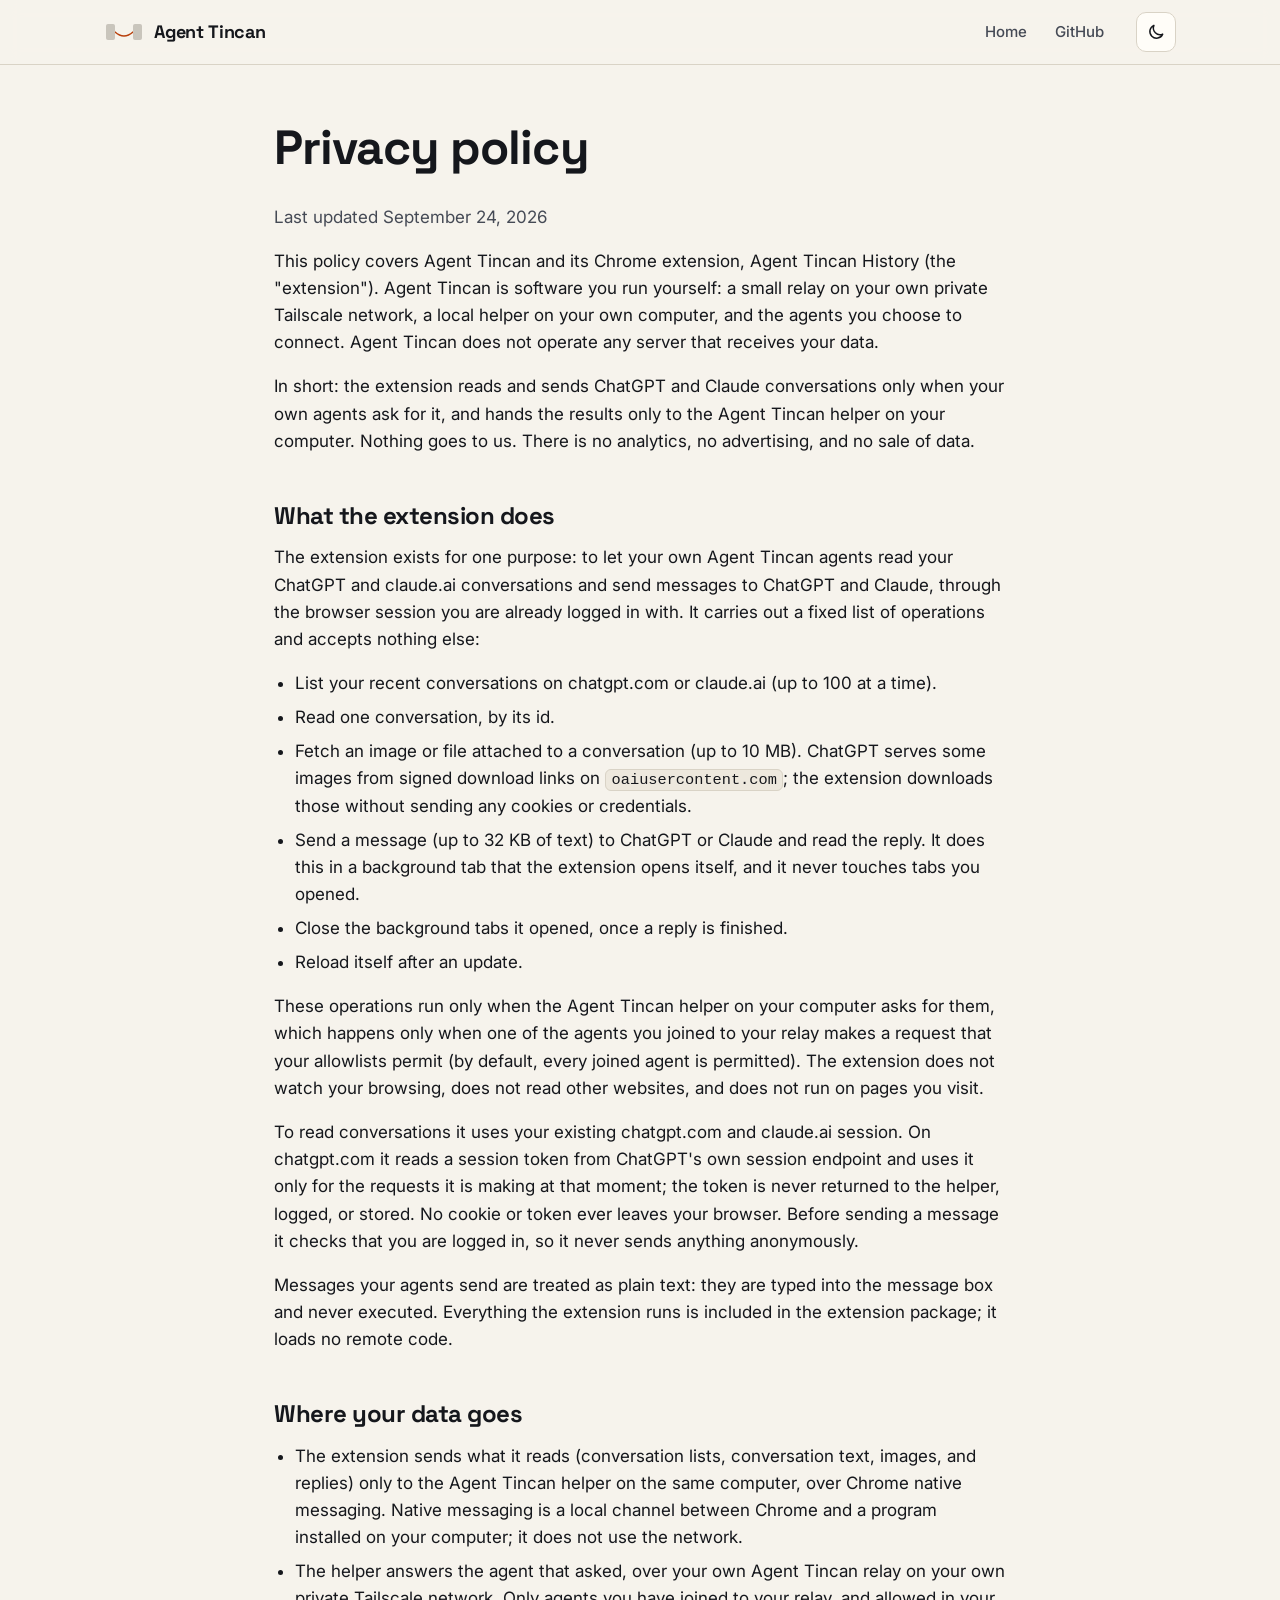
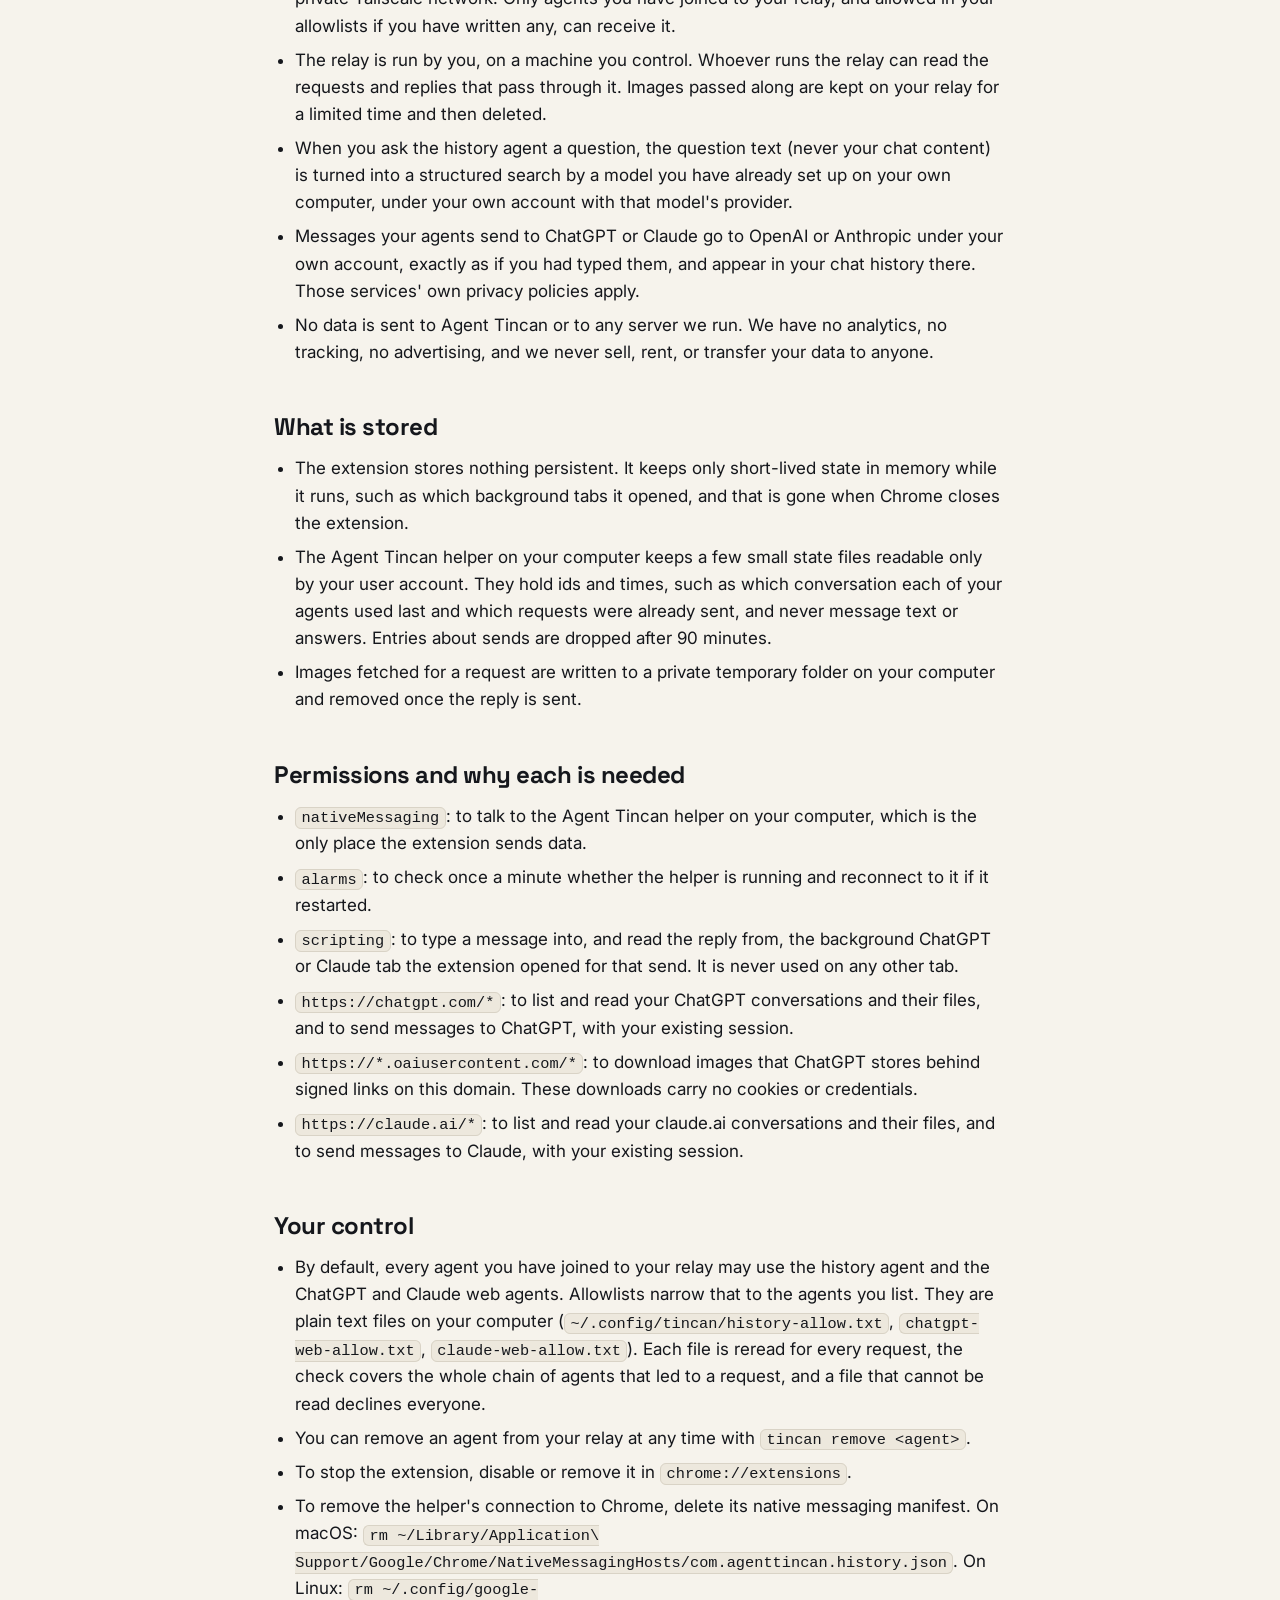
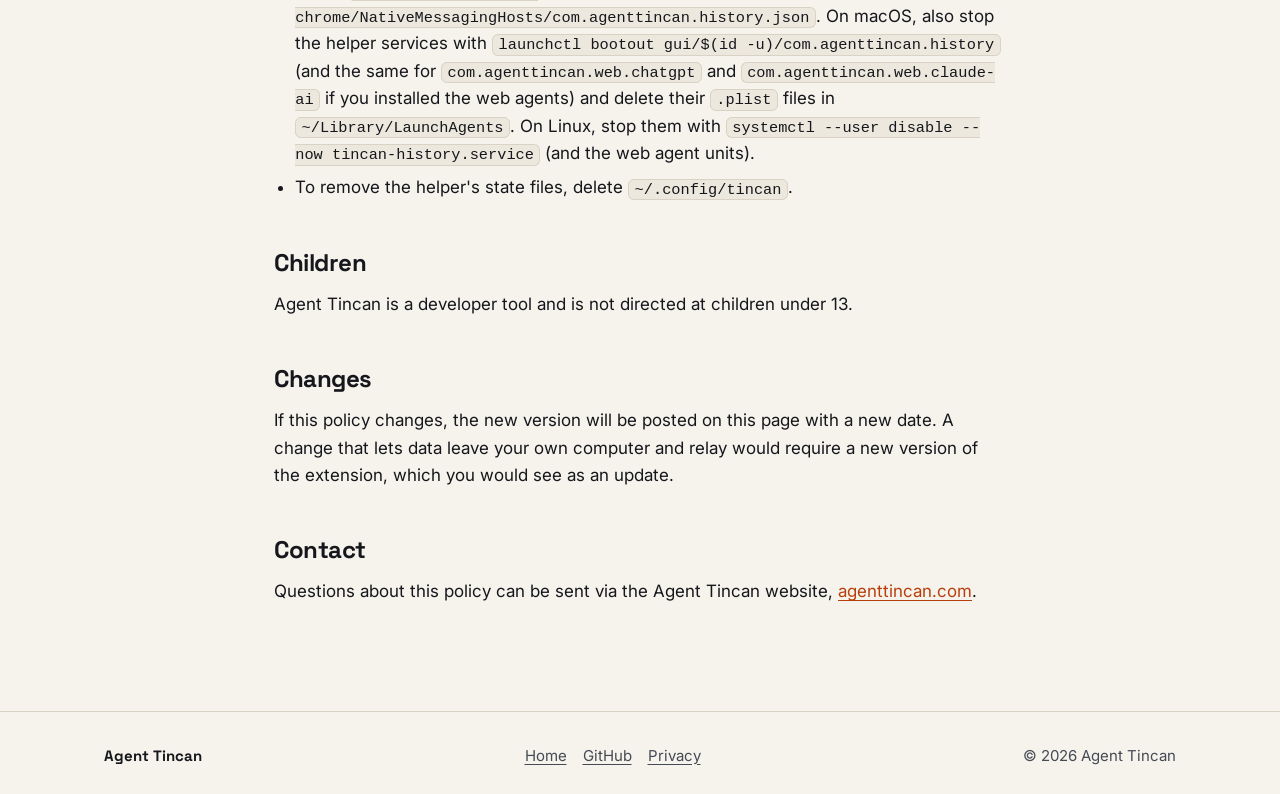
<file: site/privacy.html>
<!doctype html>
<html lang="en">
<head>
  <meta charset="utf-8">
  <meta name="viewport" content="width=device-width, initial-scale=1">
  <title>Privacy policy: Agent Tincan</title>
  <meta name="description" content="Privacy policy for Agent Tincan and the Agent Tincan History Chrome extension: what it accesses, where data goes, what it stores, and how to remove it.">
  <link rel="canonical" href="https://agenttincan.com/privacy">
  <meta name="color-scheme" content="light dark">
  <meta name="theme-color" content="#f6f3ec" media="(prefers-color-scheme: light)">
  <meta name="theme-color" content="#101217" media="(prefers-color-scheme: dark)">

  <link rel="icon" type="image/png" sizes="32x32" href="/favicon-32.png">
  <link rel="icon" type="image/png" sizes="192x192" href="/icon-192.png">
  <link rel="apple-touch-icon" href="/apple-touch-icon.png">

  <link rel="preconnect" href="https://fonts.googleapis.com">
  <link rel="preconnect" href="https://fonts.gstatic.com" crossorigin>
  <link rel="stylesheet" href="https://fonts.googleapis.com/css2?family=Inter:wght@400;500;600&family=Space+Grotesk:wght@500;600;700&display=swap">
  <link rel="stylesheet" href="styles.css">
  <script src="script.js"></script>
  <meta property="og:image" content="https://agenttincan.com/og.png">
  <meta property="og:image:width" content="1200">
  <meta property="og:image:height" content="630">
  <meta property="og:image:alt" content="Agent Tincan: let your AI agents ask each other for help.">
  <meta name="twitter:image" content="https://agenttincan.com/og.png">
</head>
<body>
  <a class="skip-link" href="#main">Skip to content</a>

  <header class="site-header">
    <div class="wrap header-inner">
      <a class="brand" href="/" aria-label="Agent Tincan home">
        <svg class="brand-mark" viewBox="0 0 40 24" aria-hidden="true" focusable="false">
          <path d="M11 12 Q20 20 29 12" fill="none" stroke="currentColor" stroke-width="1.6" stroke-linecap="round" class="brand-string"/>
          <rect x="2" y="4" width="9" height="16" rx="2" class="can-fill"/>
          <rect x="29" y="4" width="9" height="16" rx="2" class="can-fill"/>
        </svg>
        <span>Agent Tincan</span>
      </a>
      <nav class="site-nav" aria-label="Site">
        <ul>
          <li><a href="/">Home</a></li>
          <li><a href="https://github.com/mvanhorn/agent-tincan">GitHub</a></li>
        </ul>
      </nav>
      <button class="theme-toggle" type="button" id="theme-toggle" aria-label="Switch color theme" title="Switch color theme">
        <svg class="icon-sun" viewBox="0 0 24 24" aria-hidden="true" focusable="false"><circle cx="12" cy="12" r="4.5" fill="none" stroke="currentColor" stroke-width="1.8"/><path d="M12 2v2.5M12 19.5V22M2 12h2.5M19.5 12H22M4.9 4.9l1.8 1.8M17.3 17.3l1.8 1.8M4.9 19.1l1.8-1.8M17.3 6.7l1.8-1.8" stroke="currentColor" stroke-width="1.8" stroke-linecap="round"/></svg>
        <svg class="icon-moon" viewBox="0 0 24 24" aria-hidden="true" focusable="false"><path d="M20 14.5A8 8 0 0 1 9.5 4a8 8 0 1 0 10.5 10.5z" fill="none" stroke="currentColor" stroke-width="1.8" stroke-linejoin="round"/></svg>
      </button>
    </div>
  </header>

  <main id="main">
    <article class="section prose">
      <div class="wrap narrow">
        <h1>Privacy policy</h1>
        <p class="updated">Last updated September 24, 2026</p>

        <p>This policy covers Agent Tincan and its Chrome extension, Agent Tincan History (the "extension"). Agent Tincan is software you run yourself: a small relay on your own private Tailscale network, a local helper on your own computer, and the agents you choose to connect. Agent Tincan does not operate any server that receives your data.</p>
        <p>In short: the extension reads and sends ChatGPT and Claude conversations only when your own agents ask for it, and hands the results only to the Agent Tincan helper on your computer. Nothing goes to us. There is no analytics, no advertising, and no sale of data.</p>

        <h2>What the extension does</h2>
        <p>The extension exists for one purpose: to let your own Agent Tincan agents read your ChatGPT and claude.ai conversations and send messages to ChatGPT and Claude, through the browser session you are already logged in with. It carries out a fixed list of operations and accepts nothing else:</p>
        <ul>
          <li>List your recent conversations on chatgpt.com or claude.ai (up to 100 at a time).</li>
          <li>Read one conversation, by its id.</li>
          <li>Fetch an image or file attached to a conversation (up to 10 MB). ChatGPT serves some images from signed download links on <code>oaiusercontent.com</code>; the extension downloads those without sending any cookies or credentials.</li>
          <li>Send a message (up to 32 KB of text) to ChatGPT or Claude and read the reply. It does this in a background tab that the extension opens itself, and it never touches tabs you opened.</li>
          <li>Close the background tabs it opened, once a reply is finished.</li>
          <li>Reload itself after an update.</li>
        </ul>
        <p>These operations run only when the Agent Tincan helper on your computer asks for them, which happens only when one of the agents you joined to your relay makes a request that your allowlists permit (by default, every joined agent is permitted). The extension does not watch your browsing, does not read other websites, and does not run on pages you visit.</p>
        <p>To read conversations it uses your existing chatgpt.com and claude.ai session. On chatgpt.com it reads a session token from ChatGPT's own session endpoint and uses it only for the requests it is making at that moment; the token is never returned to the helper, logged, or stored. No cookie or token ever leaves your browser. Before sending a message it checks that you are logged in, so it never sends anything anonymously.</p>
        <p>Messages your agents send are treated as plain text: they are typed into the message box and never executed. Everything the extension runs is included in the extension package; it loads no remote code.</p>

        <h2>Where your data goes</h2>
        <ul>
          <li>The extension sends what it reads (conversation lists, conversation text, images, and replies) only to the Agent Tincan helper on the same computer, over Chrome native messaging. Native messaging is a local channel between Chrome and a program installed on your computer; it does not use the network.</li>
          <li>The helper answers the agent that asked, over your own Agent Tincan relay on your own private Tailscale network. Only agents you have joined to your relay, and allowed in your allowlists if you have written any, can receive it.</li>
          <li>The relay is run by you, on a machine you control. Whoever runs the relay can read the requests and replies that pass through it. Images passed along are kept on your relay for a limited time and then deleted.</li>
          <li>When you ask the history agent a question, the question text (never your chat content) is turned into a structured search by a model you have already set up on your own computer, under your own account with that model's provider.</li>
          <li>Messages your agents send to ChatGPT or Claude go to OpenAI or Anthropic under your own account, exactly as if you had typed them, and appear in your chat history there. Those services' own privacy policies apply.</li>
          <li>No data is sent to Agent Tincan or to any server we run. We have no analytics, no tracking, no advertising, and we never sell, rent, or transfer your data to anyone.</li>
        </ul>

        <h2>What is stored</h2>
        <ul>
          <li>The extension stores nothing persistent. It keeps only short-lived state in memory while it runs, such as which background tabs it opened, and that is gone when Chrome closes the extension.</li>
          <li>The Agent Tincan helper on your computer keeps a few small state files readable only by your user account. They hold ids and times, such as which conversation each of your agents used last and which requests were already sent, and never message text or answers. Entries about sends are dropped after 90 minutes.</li>
          <li>Images fetched for a request are written to a private temporary folder on your computer and removed once the reply is sent.</li>
        </ul>

        <h2>Permissions and why each is needed</h2>
        <ul>
          <li><code>nativeMessaging</code>: to talk to the Agent Tincan helper on your computer, which is the only place the extension sends data.</li>
          <li><code>alarms</code>: to check once a minute whether the helper is running and reconnect to it if it restarted.</li>
          <li><code>scripting</code>: to type a message into, and read the reply from, the background ChatGPT or Claude tab the extension opened for that send. It is never used on any other tab.</li>
          <li><code>https://chatgpt.com/*</code>: to list and read your ChatGPT conversations and their files, and to send messages to ChatGPT, with your existing session.</li>
          <li><code>https://*.oaiusercontent.com/*</code>: to download images that ChatGPT stores behind signed links on this domain. These downloads carry no cookies or credentials.</li>
          <li><code>https://claude.ai/*</code>: to list and read your claude.ai conversations and their files, and to send messages to Claude, with your existing session.</li>
        </ul>

        <h2>Your control</h2>
        <ul>
          <li>By default, every agent you have joined to your relay may use the history agent and the ChatGPT and Claude web agents. Allowlists narrow that to the agents you list. They are plain text files on your computer (<code>~/.config/tincan/history-allow.txt</code>, <code>chatgpt-web-allow.txt</code>, <code>claude-web-allow.txt</code>). Each file is reread for every request, the check covers the whole chain of agents that led to a request, and a file that cannot be read declines everyone.</li>
          <li>You can remove an agent from your relay at any time with <code>tincan remove &lt;agent&gt;</code>.</li>
          <li>To stop the extension, disable or remove it in <code>chrome://extensions</code>.</li>
          <li>To remove the helper's connection to Chrome, delete its native messaging manifest. On macOS: <code>rm ~/Library/Application\ Support/Google/Chrome/NativeMessagingHosts/com.agenttincan.history.json</code>. On Linux: <code>rm ~/.config/google-chrome/NativeMessagingHosts/com.agenttincan.history.json</code>. On macOS, also stop the helper services with <code>launchctl bootout gui/$(id -u)/com.agenttincan.history</code> (and the same for <code>com.agenttincan.web.chatgpt</code> and <code>com.agenttincan.web.claude-ai</code> if you installed the web agents) and delete their <code>.plist</code> files in <code>~/Library/LaunchAgents</code>. On Linux, stop them with <code>systemctl --user disable --now tincan-history.service</code> (and the web agent units).</li>
          <li>To remove the helper's state files, delete <code>~/.config/tincan</code>.</li>
        </ul>

        <h2>Children</h2>
        <p>Agent Tincan is a developer tool and is not directed at children under 13.</p>

        <h2>Changes</h2>
        <p>If this policy changes, the new version will be posted on this page with a new date. A change that lets data leave your own computer and relay would require a new version of the extension, which you would see as an update.</p>

        <h2>Contact</h2>
        <p>Questions about this policy can be sent via the Agent Tincan website, <a href="/">agenttincan.com</a>.</p>
      </div>
    </article>
  </main>

  <footer class="site-footer">
    <div class="wrap footer-inner">
      <p class="footer-brand">Agent Tincan</p>
      <ul class="footer-links">
        <li><a href="/">Home</a></li>
        <li><a href="https://github.com/mvanhorn/agent-tincan">GitHub</a></li>
        <li><a href="/privacy" aria-current="page">Privacy</a></li>
      </ul>
      <p>&copy; 2026 Agent Tincan</p>
    </div>
  </footer>
</body>
</html>
</file>
<file: site/styles.css>
/* Agent Tincan landing page */

:root {
  --bg: #f6f3ec;
  --bg-alt: #ede8dd;
  --surface: #fffdf8;
  --ink: #15171c;
  --ink-soft: #454a55;
  --line: #d9d3c6;
  --accent: #b83f0b;
  --accent-ink: #ffffff;
  --accent-soft: #fbe9de;
  --can-label: #2a2d33;
  --tin: #c9c5bc;
  --tin-dark: #9d988d;
  --tin-light: #e7e4dd;
  --string: #b83f0b;
  --focus: #1f5fd6;
  --shadow: 0 1px 2px rgba(21, 23, 28, 0.05), 0 8px 24px rgba(21, 23, 28, 0.06);
  --radius: 16px;
  --font-body: "Inter", system-ui, -apple-system, "Segoe UI", Roboto, sans-serif;
  --font-display: "Space Grotesk", "Inter", system-ui, sans-serif;
  color-scheme: light;
}

@media (prefers-color-scheme: dark) {
  :root:not([data-theme="light"]) {
    --bg: #101217;
    --bg-alt: #161920;
    --surface: #1b1f27;
    --ink: #eeebe4;
    --ink-soft: #b3b1ab;
    --line: #2c313b;
    --accent: #ff9a62;
    --accent-ink: #1a0d05;
    --accent-soft: #3a2418;
    --can-label: #101217;
    --tin: #7d828c;
    --tin-dark: #5a5f69;
    --tin-light: #a9adb5;
    --string: #ff9a62;
    --focus: #8ab4ff;
    --shadow: 0 1px 2px rgba(0, 0, 0, 0.3), 0 8px 24px rgba(0, 0, 0, 0.25);
    color-scheme: dark;
  }
}

:root[data-theme="dark"] {
  --bg: #101217;
  --bg-alt: #161920;
  --surface: #1b1f27;
  --ink: #eeebe4;
  --ink-soft: #b3b1ab;
  --line: #2c313b;
  --accent: #ff9a62;
  --accent-ink: #1a0d05;
  --accent-soft: #3a2418;
  --can-label: #101217;
  --tin: #7d828c;
  --tin-dark: #5a5f69;
  --tin-light: #a9adb5;
  --string: #ff9a62;
  --focus: #8ab4ff;
  --shadow: 0 1px 2px rgba(0, 0, 0, 0.3), 0 8px 24px rgba(0, 0, 0, 0.25);
  color-scheme: dark;
}

*, *::before, *::after { box-sizing: border-box; }

html {
  -webkit-text-size-adjust: 100%;
  text-size-adjust: 100%;
  scroll-behavior: smooth;
  scroll-padding-top: 80px;
}

body {
  margin: 0;
  background: var(--bg);
  color: var(--ink);
  font-family: var(--font-body);
  font-size: 1.0625rem;
  line-height: 1.6;
  overflow-wrap: break-word;
  -webkit-font-smoothing: antialiased;
}

h1, h2, h3 {
  font-family: var(--font-display);
  line-height: 1.12;
  letter-spacing: -0.02em;
  margin: 0 0 0.6em;
  text-wrap: balance;
}

p { margin: 0 0 1em; }
ul, ol { margin: 0; padding: 0; }
svg { display: block; }

a { color: var(--accent); text-underline-offset: 3px; }

:focus-visible {
  outline: 3px solid var(--focus);
  outline-offset: 3px;
  border-radius: 6px;
}

.wrap {
  width: 100%;
  max-width: 1120px;
  margin: 0 auto;
  padding: 0 24px;
}
.narrow { max-width: 780px; }

.skip-link {
  position: absolute;
  left: 16px;
  top: -100px;
  z-index: 100;
  background: var(--ink);
  color: var(--bg);
  padding: 10px 16px;
  border-radius: 8px;
  font-weight: 600;
  text-decoration: none;
}
.skip-link:focus { top: 12px; }

/* Header */
.site-header {
  position: sticky;
  top: 0;
  z-index: 50;
  background: color-mix(in srgb, var(--bg) 88%, transparent);
  backdrop-filter: saturate(1.4) blur(10px);
  -webkit-backdrop-filter: saturate(1.4) blur(10px);
  border-bottom: 1px solid var(--line);
}
.header-inner {
  display: flex;
  align-items: center;
  gap: 20px;
  height: 64px;
}
.brand {
  display: inline-flex;
  align-items: center;
  gap: 10px;
  color: var(--ink);
  text-decoration: none;
  font-family: var(--font-display);
  font-weight: 700;
  font-size: 1.125rem;
  letter-spacing: -0.01em;
  white-space: nowrap;
}
.brand-mark { width: 40px; height: 24px; color: var(--string); }
.brand-mark .can-fill { fill: var(--tin); }

.site-nav { margin-left: auto; }
.site-nav ul { display: flex; gap: 4px; list-style: none; }
.site-nav a {
  display: block;
  padding: 8px 12px;
  color: var(--ink-soft);
  text-decoration: none;
  font-size: 0.9375rem;
  font-weight: 500;
  border-radius: 8px;
}
.site-nav a:hover { color: var(--ink); background: var(--bg-alt); }

.theme-toggle {
  flex: none;
  display: inline-grid;
  place-items: center;
  width: 40px;
  height: 40px;
  padding: 0;
  border: 1px solid var(--line);
  border-radius: 10px;
  background: var(--surface);
  color: var(--ink);
  cursor: pointer;
}
.theme-toggle:hover { border-color: var(--ink-soft); }
.theme-toggle svg { width: 20px; height: 20px; }
.icon-sun { display: none; }
@media (prefers-color-scheme: dark) {
  :root:not([data-theme="light"]) .icon-sun { display: block; }
  :root:not([data-theme="light"]) .icon-moon { display: none; }
}
:root[data-theme="dark"] .icon-sun { display: block; }
:root[data-theme="dark"] .icon-moon { display: none; }

/* Screen-reader-only text */
.sr-only {
  position: absolute;
  width: 1px;
  height: 1px;
  padding: 0;
  margin: -1px;
  overflow: hidden;
  clip: rect(0, 0, 0, 0);
  white-space: nowrap;
  border: 0;
}

/* GitHub badge */
.header-actions { flex: none; display: flex; align-items: center; gap: 10px; }
.gh-badge {
  display: inline-flex;
  align-items: center;
  gap: 8px;
  min-height: 40px;
  padding: 0 12px;
  border: 1px solid var(--line);
  border-radius: 10px;
  background: var(--surface);
  color: var(--ink);
  font-size: 0.9375rem;
  font-weight: 600;
  text-decoration: none;
  white-space: nowrap;
}
.gh-badge:hover { border-color: var(--ink-soft); }
.gh-mark { width: 18px; height: 18px; flex: none; }
.gh-stars {
  display: inline-flex;
  align-items: center;
  gap: 4px;
  padding-left: 8px;
  border-left: 1px solid var(--line);
  color: var(--ink-soft);
  font-variant-numeric: tabular-nums;
}
.gh-stars[hidden] { display: none; }
.gh-badge-large { min-height: 48px; padding: 0 18px; font-size: 1rem; border-radius: 12px; }

/* Code */
code {
  font-family: ui-monospace, SFMono-Regular, Menlo, Consolas, monospace;
  font-size: 0.875em;
}
p code, dd code, li code {
  background: var(--bg-alt);
  border: 1px solid var(--line);
  border-radius: 6px;
  padding: 0.05em 0.35em;
  overflow-wrap: anywhere;
}
.section-alt p code, .section-alt dd code { background: var(--bg); }
pre {
  margin: 0 0 1em;
  padding: 14px 16px;
  overflow-x: auto;
  background: var(--bg-alt);
  border: 1px solid var(--line);
  border-radius: 10px;
  font-size: 0.9375rem;
  line-height: 1.55;
}
pre code { font-size: 0.875em; white-space: pre; background: none; border: 0; padding: 0; overflow-wrap: normal; }

/* Hero */
.hero { padding: 72px 0 56px; overflow: hidden; }
.hero-inner {
  display: grid;
  grid-template-columns: minmax(0, 1.05fr) minmax(0, 1fr);
  align-items: center;
  gap: 48px;
}
.hero h1 {
  font-size: clamp(2.75rem, 7vw, 5rem);
  font-weight: 700;
  letter-spacing: -0.035em;
  margin-bottom: 0.15em;
}
.tagline {
  font-family: var(--font-display);
  font-size: clamp(1.5rem, 3.2vw, 2.125rem);
  font-weight: 600;
  line-height: 1.2;
  letter-spacing: -0.02em;
  color: var(--accent);
  margin-bottom: 0.7em;
}
.subhead {
  font-size: clamp(1.0625rem, 1.6vw, 1.25rem);
  color: var(--ink-soft);
  max-width: 34em;
  margin-bottom: 28px;
}
.hero-actions {
  display: flex;
  flex-wrap: wrap;
  align-items: center;
  gap: 12px 20px;
}

.button {
  display: inline-flex;
  align-items: center;
  justify-content: center;
  min-height: 48px;
  padding: 12px 22px;
  border-radius: 12px;
  font-weight: 600;
  text-decoration: none;
  transition: transform 0.15s ease, background-color 0.15s ease;
}
.button-primary { background: var(--ink); color: var(--bg); }
.button-primary:hover { transform: translateY(-1px); }
.button-secondary { border: 1px solid var(--line); background: var(--surface); color: var(--ink); }
.button-secondary:hover { border-color: var(--ink-soft); }

/* Hero demo: a chat that plays real use cases */
.hero-demo { margin: 0; width: 100%; min-width: 0; max-width: 520px; justify-self: center; }
.demo-tabs {
  display: flex;
  flex-wrap: wrap;
  gap: 8px;
  margin-bottom: 12px;
}
.demo-tab {
  appearance: none;
  border: 1px solid var(--line);
  background: var(--surface);
  color: var(--ink-soft);
  font: 600 0.8125rem/1 var(--font-body);
  padding: 8px 12px;
  border-radius: 999px;
  cursor: pointer;
  transition: background-color 0.15s ease, color 0.15s ease, border-color 0.15s ease;
}
.demo-tab:hover { border-color: var(--ink-soft); color: var(--ink); }
.demo-tab[aria-selected="true"] { background: var(--ink); border-color: var(--ink); color: var(--bg); }
.demo-tab:focus-visible { outline: 3px solid var(--focus); outline-offset: 2px; }

.demo-window {
  border: 1px solid var(--line);
  border-radius: var(--radius);
  background: var(--surface);
  box-shadow: var(--shadow);
  overflow: hidden;
}
.demo-bar {
  display: flex;
  align-items: center;
  gap: 10px;
  padding: 12px 16px;
  border-bottom: 1px solid var(--line);
  background: var(--bg-alt);
}
.demo-dots { display: inline-flex; gap: 6px; }
.demo-dots i { width: 10px; height: 10px; border-radius: 50%; background: var(--line); }
.demo-title { font: 700 0.9375rem/1 var(--font-display); color: var(--ink); }
.demo-scene {
  margin-left: auto;
  font-size: 0.75rem;
  font-weight: 600;
  letter-spacing: 0.06em;
  text-transform: uppercase;
  color: var(--accent);
}
.demo-feed {
  list-style: none;
  margin: 0;
  padding: 16px;
  height: 430px;
  display: flex;
  flex-direction: column;
  justify-content: flex-end;
  gap: 10px;
  overflow: hidden;
}
.msg { margin: 0; max-width: 86%; }
.msg p { margin: 0; font-size: 0.9375rem; line-height: 1.45; }
.msg .who {
  display: block;
  margin-bottom: 4px;
  font-size: 0.75rem;
  font-weight: 600;
  color: var(--ink-soft);
}
.msg-you { align-self: flex-end; text-align: left; }
.msg-you .who { text-align: right; }
.msg-you p { background: var(--ink); color: var(--bg); padding: 10px 14px; border-radius: 16px 16px 4px 16px; }
.msg-agent { align-self: flex-start; }
.msg-agent p { background: var(--bg-alt); color: var(--ink); padding: 10px 14px; border-radius: 16px 16px 16px 4px; }

/* A tincan hop: one agent asking another through the relay */
.msg-hop {
  align-self: center;
  width: 92%;
  max-width: 92%;
  padding: 10px 14px 12px;
  border: 1.5px dashed var(--string);
  border-radius: 12px;
  background: var(--accent-soft);
}
.msg-hop p { color: var(--ink); font-size: 0.875rem; }
.hop-route {
  display: flex;
  align-items: center;
  gap: 8px;
  margin-bottom: 6px;
  font-size: 0.75rem;
  color: var(--ink);
}
.hop-route b { font-weight: 700; white-space: nowrap; }
.hop-route b::before {
  content: "";
  display: inline-block;
  width: 9px;
  height: 12px;
  margin-right: 5px;
  vertical-align: -1px;
  border-radius: 2px;
  background: var(--tin);
  border: 1px solid var(--tin-dark);
}
.hop-string {
  position: relative;
  flex: 1;
  height: 0;
  border-top: 2px dotted var(--string);
  min-width: 24px;
}
.hop-string::after {
  content: "";
  position: absolute;
  top: -5px;
  left: calc(100% - 8px);
  width: 8px;
  height: 8px;
  border-radius: 50%;
  background: var(--string);
}
.attach {
  display: inline-flex;
  align-items: center;
  gap: 6px;
  margin-top: 8px;
  padding: 6px 10px;
  border: 1px solid var(--line);
  border-radius: 8px;
  background: var(--surface);
  font-size: 0.8125rem;
  font-weight: 600;
  color: var(--ink);
}
.attach::before {
  content: "";
  width: 14px;
  height: 11px;
  border-radius: 2px;
  background: linear-gradient(135deg, var(--accent-soft) 45%, var(--string) 45% 60%, var(--accent-soft) 60%);
  border: 1px solid var(--string);
}
.typing {
  align-self: flex-start;
  display: inline-flex;
  gap: 4px;
  padding: 12px 14px;
  border-radius: 16px 16px 16px 4px;
  background: var(--bg-alt);
}
.typing.typing-hop { align-self: center; background: var(--accent-soft); border: 1.5px dashed var(--string); border-radius: 12px; }
.typing i { width: 6px; height: 6px; border-radius: 50%; background: var(--ink-soft); opacity: 0.4; }

@media (prefers-reduced-motion: no-preference) {
  .msg.enter, .typing.enter { animation: msg-in 0.35s ease-out both; }
  .msg-hop.enter .hop-string::after { animation: hop-run 0.9s ease-in-out both; }
  .typing i { animation: typing 1s ease-in-out infinite; }
  .typing i:nth-child(2) { animation-delay: 0.15s; }
  .typing i:nth-child(3) { animation-delay: 0.3s; }
}
@keyframes msg-in {
  from { opacity: 0; transform: translateY(8px) scale(0.98); }
  to { opacity: 1; transform: none; }
}
@keyframes hop-run { from { left: 0; } to { left: calc(100% - 8px); } }
@keyframes typing { 0%, 100% { opacity: 0.3; transform: none; } 50% { opacity: 1; transform: translateY(-2px); } }

/* Sections */
.section { padding: 88px 0; }
.section-alt { background: var(--bg-alt); }
.intro { padding-top: 40px; }

.eyebrow-heading { font-size: clamp(1.875rem, 4vw, 2.75rem); font-weight: 700; }
.eyebrow {
  display: block;
  margin-bottom: 14px;
  font-family: var(--font-body);
  font-size: 0.8125rem;
  font-weight: 600;
  letter-spacing: 0.12em;
  text-transform: uppercase;
  color: var(--accent);
}
.lede { font-size: 1.1875rem; color: var(--ink-soft); }
.section-lede { font-size: 1.125rem; color: var(--ink-soft); max-width: 44em; margin-bottom: 40px; }

/* Steps */
.steps {
  list-style: none;
  display: grid;
  grid-template-columns: repeat(4, minmax(0, 1fr));
  gap: 20px;
  margin-top: 40px;
  counter-reset: none;
}
.step {
  position: relative;
  padding: 28px 24px 24px;
  background: var(--surface);
  border: 1px solid var(--line);
  border-radius: var(--radius);
  box-shadow: var(--shadow);
}
.step-num {
  display: inline-grid;
  place-items: center;
  width: 40px;
  height: 40px;
  margin-bottom: 18px;
  border-radius: 50%;
  background: var(--accent-soft);
  color: var(--accent);
  font-family: var(--font-display);
  font-weight: 700;
  font-size: 1.125rem;
}
.step h3 { font-size: 1.25rem; }
.step p { margin: 0; color: var(--ink-soft); font-size: 1rem; }

/* Platforms */
.platform-grid {
  list-style: none;
  display: grid;
  grid-template-columns: repeat(auto-fill, minmax(min(100%, 320px), 1fr));
  gap: 20px;
}
.platform {
  display: flex;
  flex-direction: column;
  padding: 26px 24px;
  background: var(--surface);
  border: 1px solid var(--line);
  border-radius: var(--radius);
}
.platform h3 {
  display: flex;
  flex-wrap: wrap;
  align-items: center;
  gap: 8px 10px;
  font-size: 1.3125rem;
}
.tag {
  font-family: var(--font-body);
  font-size: 0.75rem;
  font-weight: 600;
  letter-spacing: 0.02em;
  padding: 3px 9px;
  border-radius: 999px;
  border: 1px solid var(--line);
  color: var(--ink-soft);
}
.platform-what { color: var(--ink-soft); font-size: 1rem; }
.platform dl { margin: auto 0 0; display: grid; gap: 12px; padding-top: 16px; border-top: 1px dashed var(--line); }
.platform dt {
  font-size: 0.75rem;
  font-weight: 600;
  letter-spacing: 0.1em;
  text-transform: uppercase;
  color: var(--accent);
  margin-bottom: 2px;
}
.platform dd { margin: 0; font-size: 0.9875rem; }

.platform-note { margin: 28px 0 0; color: var(--ink-soft); max-width: 44em; }

/* History */
.split {
  display: grid;
  grid-template-columns: minmax(0, 1.2fr) minmax(0, 1fr);
  gap: 56px;
  align-items: center;
}
.split .section-lede { margin-bottom: 20px; }
.checks { list-style: none; display: grid; gap: 12px; margin-top: 24px; }
.checks li { position: relative; padding-left: 30px; color: var(--ink-soft); }
.checks li::before {
  content: "";
  position: absolute;
  left: 0;
  top: 0.45em;
  width: 16px;
  height: 9px;
  border-left: 2.5px solid var(--accent);
  border-bottom: 2.5px solid var(--accent);
  transform: rotate(-45deg);
  transform-origin: center;
}
.source-list {
  list-style: none;
  background: var(--surface);
  border: 1px solid var(--line);
  border-radius: var(--radius);
  box-shadow: var(--shadow);
  overflow: hidden;
}
.source-list li {
  display: flex;
  flex-wrap: wrap;
  justify-content: space-between;
  align-items: baseline;
  gap: 4px 16px;
  padding: 18px 22px;
  border-bottom: 1px solid var(--line);
}
.source-list li:last-child { border-bottom: 0; }
.source-name { font-family: var(--font-display); font-weight: 600; font-size: 1.125rem; }
.source-how { color: var(--ink-soft); font-size: 0.9375rem; }

/* Teammates */
.feature-row {
  display: grid;
  grid-template-columns: repeat(3, minmax(0, 1fr));
  gap: 20px;
}
.feature {
  padding: 26px 24px;
  background: var(--surface);
  border: 1px solid var(--line);
  border-radius: var(--radius);
  border-top: 3px solid var(--accent);
}
.feature h3 { font-size: 1.25rem; }
.feature p { margin: 0; color: var(--ink-soft); font-size: 1rem; }

/* Why it matters */
.why-grid {
  list-style: none;
  display: grid;
  grid-template-columns: repeat(auto-fill, minmax(min(100%, 260px), 1fr));
  gap: 20px;
}
.why-card {
  padding: 24px 22px;
  background: var(--surface);
  border: 1px solid var(--line);
  border-radius: var(--radius);
  border-top: 3px solid var(--accent);
}
.why-card h3 { font-size: 1.1875rem; }
.why-card p { margin: 0; color: var(--ink-soft); font-size: 1rem; }

/* Trust */
.trust-grid {
  list-style: none;
  display: grid;
  grid-template-columns: repeat(3, minmax(0, 1fr));
  gap: 36px 32px;
}
.trust-item svg {
  width: 40px;
  height: 40px;
  padding: 8px;
  margin-bottom: 14px;
  border-radius: 12px;
  background: var(--accent-soft);
  color: var(--accent);
}
.trust-item h3 { font-size: 1.1875rem; }
.trust-item p { margin: 0; color: var(--ink-soft); font-size: 1rem; }

/* Get started */
.start-steps {
  list-style: none;
  display: grid;
  grid-template-columns: minmax(0, 1fr);
  gap: 20px;
  counter-reset: start;
}
.start-step {
  position: relative;
  min-width: 0;
  padding: 26px 24px 18px 76px;
  background: var(--surface);
  border: 1px solid var(--line);
  border-radius: var(--radius);
  counter-increment: start;
}
.start-step::before {
  content: counter(start);
  position: absolute;
  left: 24px;
  top: 22px;
  display: grid;
  place-items: center;
  width: 36px;
  height: 36px;
  border-radius: 50%;
  background: var(--accent-soft);
  color: var(--accent);
  font-family: var(--font-display);
  font-weight: 700;
}
.start-step h3 { font-size: 1.25rem; }
.start-step p { color: var(--ink-soft); font-size: 1rem; }
.start-step pre { background: var(--bg); }
.router-options { list-style: none; display: grid; gap: 12px; margin: 4px 0 12px; }
.router-options li {
  padding: 14px 16px;
  background: var(--bg);
  border: 1px solid var(--line);
  border-left: 4px solid var(--line);
  border-radius: 10px;
  color: var(--ink-soft);
  font-size: 1rem;
}
.router-options .router-good { border-left-color: var(--accent); }
.router-options .router-ok { border-left-color: var(--tin-dark); }
.router-options .router-no { border-left-style: dashed; }
.router-label {
  display: block;
  margin-bottom: 4px;
  font-size: 0.75rem;
  font-weight: 600;
  letter-spacing: 0.1em;
  text-transform: uppercase;
  color: var(--ink);
}
.start-links {
  display: flex;
  flex-wrap: wrap;
  align-items: center;
  gap: 16px 24px;
  margin-top: 32px;
}
.start-links p { margin: 0; color: var(--ink-soft); flex: 1 1 320px; }

/* CTA */
.cta { background: var(--ink); color: var(--bg); text-align: center; }
.cta-inner { display: flex; flex-direction: column; align-items: center; }
.cta h2 { font-size: clamp(1.875rem, 4.5vw, 3rem); }
.cta p { color: color-mix(in srgb, var(--bg) 78%, var(--ink)); font-size: 1.125rem; margin: 0; }
.cta-actions { display: flex; flex-wrap: wrap; justify-content: center; gap: 12px; margin-top: 28px; }
.button-invert { background: var(--bg); color: var(--ink); }
.button-invert:hover { transform: translateY(-1px); }
.button-ghost { border: 1px solid color-mix(in srgb, var(--bg) 40%, var(--ink)); color: var(--bg); }
.button-ghost:hover { border-color: var(--bg); }
.cta a:focus-visible { outline-color: var(--bg); }

/* Footer */
.site-footer { padding: 32px 0; border-top: 1px solid var(--line); }
.footer-inner {
  display: flex;
  flex-wrap: wrap;
  justify-content: space-between;
  align-items: center;
  gap: 8px 24px;
  color: var(--ink-soft);
  font-size: 0.9375rem;
}
.footer-inner p { margin: 0; }
.footer-brand { font-family: var(--font-display); font-weight: 700; color: var(--ink); }

/* Responsive */
@media (max-width: 960px) {
  .hero-inner { grid-template-columns: 1fr; gap: 32px; }
  .steps { grid-template-columns: repeat(2, minmax(0, 1fr)); }
  .split { grid-template-columns: 1fr; gap: 36px; }
  .feature-row { grid-template-columns: 1fr; }
  .trust-grid { grid-template-columns: repeat(2, minmax(0, 1fr)); }
}

@media (max-width: 900px) {
  .site-nav { display: none; }
  .header-actions, .theme-toggle { margin-left: auto; }
  .header-actions .theme-toggle { margin-left: 0; }
}

@media (max-width: 720px) {
  .hero { padding: 44px 0 32px; }
  .demo-feed { height: 400px; padding: 12px; }
  .msg { max-width: 92%; }
  .section { padding: 64px 0; }
  .intro { padding-top: 24px; }
}

@media (max-width: 560px) {
  .wrap { padding: 0 16px; }
  .steps { grid-template-columns: 1fr; }
  .trust-grid { grid-template-columns: 1fr; gap: 28px; }
  .button { width: 100%; }
  .gh-badge-header .gh-name { position: absolute; width: 1px; height: 1px; overflow: hidden; clip: rect(0, 0, 0, 0); white-space: nowrap; }
  .start-step { padding: 22px 18px 14px; }
  .start-step::before { position: static; margin-bottom: 12px; }
  .source-list li { padding: 16px 18px; }
}

@media (prefers-reduced-motion: reduce) {
  html { scroll-behavior: auto; }
  *, *::before, *::after { transition: none !important; animation: none !important; }
}

/* Privacy policy page */
.footer-links { display: flex; gap: 16px; list-style: none; }
.footer-links a { color: var(--ink-soft); }
.footer-links a:hover { color: var(--ink); }
.prose { padding-top: 56px; }
.prose h1 { font-size: clamp(2rem, 5vw, 3rem); font-weight: 700; }
.prose h2 { font-size: 1.5rem; margin-top: 2em; }
.prose h3 { font-size: 1.1875rem; margin-top: 1.5em; }
.prose ul { padding-left: 1.25em; margin: 0 0 1em; }
.prose li { margin-bottom: 0.4em; }
.prose code {
  font-family: ui-monospace, SFMono-Regular, Menlo, Consolas, monospace;
  font-size: 0.9em;
  background: var(--bg-alt);
  border: 1px solid var(--line);
  border-radius: 6px;
  padding: 0.05em 0.35em;
  overflow-wrap: anywhere;
}
.prose .updated { color: var(--ink-soft); }

/* Paste-this prompts in Get started */
.prompt { position: relative; margin: 4px 0 14px; }
.prompt pre { margin: 0; padding: 18px 20px; padding-right: 96px; background: var(--ink); color: var(--bg); border: 0; border-radius: 12px; white-space: pre-wrap; }
.prompt pre code { color: inherit; white-space: pre-wrap; overflow-wrap: anywhere; font-size: 0.9375rem; line-height: 1.55; }
.prompt .copy { position: absolute; top: 12px; right: 12px; min-height: 34px; padding: 0 14px; border-radius: 8px; border: 1px solid rgba(255,255,255,0.25); background: transparent; color: var(--bg); font: 600 0.8125rem/1 var(--font-body); cursor: pointer; }
.prompt .copy:hover { background: rgba(255,255,255,0.1); }
.prompt .copy:focus-visible { outline: 3px solid var(--focus); outline-offset: 2px; }
@media (max-width: 560px) { .prompt pre { padding-right: 20px; padding-top: 54px; } }

/* Hero launch video: autoplays muted on loop, tap for sound */
.hero-video { position: relative; margin: 0; width: 100%; max-width: 540px; justify-self: center; }
.hero-video video { display: block; width: 100%; max-width: 100%; aspect-ratio: 1 / 1; border-radius: var(--radius); background: #101114; box-shadow: var(--shadow); }
.sound-btn { position: absolute; left: 16px; bottom: 16px; display: inline-flex; align-items: center; gap: 10px; min-height: 44px; padding: 8px 18px 8px 14px;
  border: 2.5px solid #E8500A; border-radius: 999px; background: rgba(16,17,20,0.88); color: #E8500A;
  font: 700 0.9375rem/1 var(--font-display); letter-spacing: 0.02em; cursor: pointer; }
.sound-btn svg { width: 22px; height: 19px; }
.sound-btn .waves { display: none; }
.sound-btn[aria-pressed="true"] .waves { display: inline; }
.sound-btn[aria-pressed="true"] .mute { display: none; }
.sound-btn:hover { background: rgba(16,17,20,0.96); }
.sound-btn:focus-visible { outline: 3px solid var(--focus); outline-offset: 3px; }

/* The chat demo carousel, below the fold in Why it matters */
.why-demo { display: flex; justify-content: center; margin: 8px 0 48px; }
.why-demo .hero-demo { max-width: 560px; }
</file>
